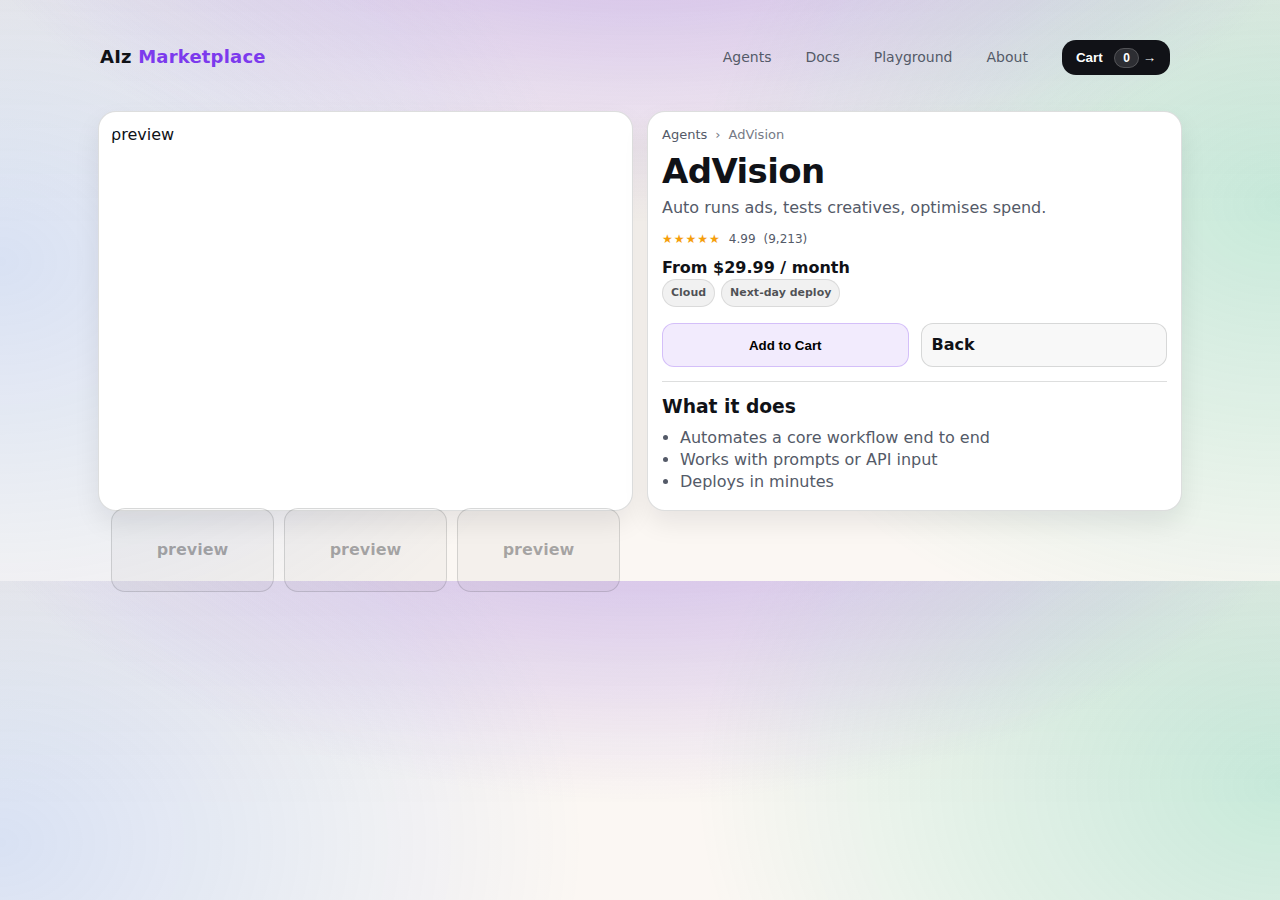
<file: agent.html>
<!doctype html>
<html lang="en">
<head>
  <meta charset="utf-8" />
  <meta name="viewport" content="width=device-width,initial-scale=1" />
  <title>Agent • AIz Marketplace</title>
  <link rel="stylesheet" href="styles.css" />
  <script defer src="app.js"></script>
</head>

<body>
  <div class="wrap">
    <div class="topbar">
      <a class="brand" href="index.html">AIz <span>Marketplace</span></a>
      <div class="nav">
        <a href="agents.html">Agents</a>
        <a href="docs.html">Docs</a>
        <a href="playground.html">Playground</a>
        <a href="about.html">About</a>
        <a class="ctaLink" href="cart.html"><button class="cta">Cart <span class="cartCount">0</span> →</button></a>
      </div>
    </div>

    <div class="detail">
      <div class="detailMedia">
        <div class="detailShot">preview</div>
        <div class="detailShots">
          <div class="miniShot">preview</div>
          <div class="miniShot">preview</div>
          <div class="miniShot">preview</div>
        </div>
      </div>

      <div class="detailInfo" id="detailInfo"
        data-sku=""
        data-title=""
        data-price="">
        <div class="crumbs"><a href="agents.html">Agents</a> <span>›</span> <span id="agentName">Agent</span></div>
        <h1 class="detailTitle" id="detailTitle">Agent</h1>
        <p class="detailSub" id="detailSub">Agent description…</p>

        <div class="detailMeta">
          <div class="rating"><span class="stars" id="detailStars">★★★★★</span><span id="detailRating">4.9</span><span id="detailReviews">(1,234)</span></div>
          <div class="detailPrice" id="detailPrice">From $0.00 / month</div>
          <div class="pTags" id="detailTags"></div>
        </div>

        <div class="detailActions">
          <button class="btn primary" data-cta="add_to_cart_detail" id="addBtn">Add to Cart</button>
          <a class="btn" href="agents.html">Back</a>
        </div>

        <div class="detailPanel">
          <h3>What it does</h3>
          <ul>
            <li>Automates a core workflow end to end</li>
            <li>Works with prompts or API input</li>
            <li>Deploys in minutes</li>
          </ul>
        </div>
      </div>
    </div>
  </div>
</body>
</html>
</file>
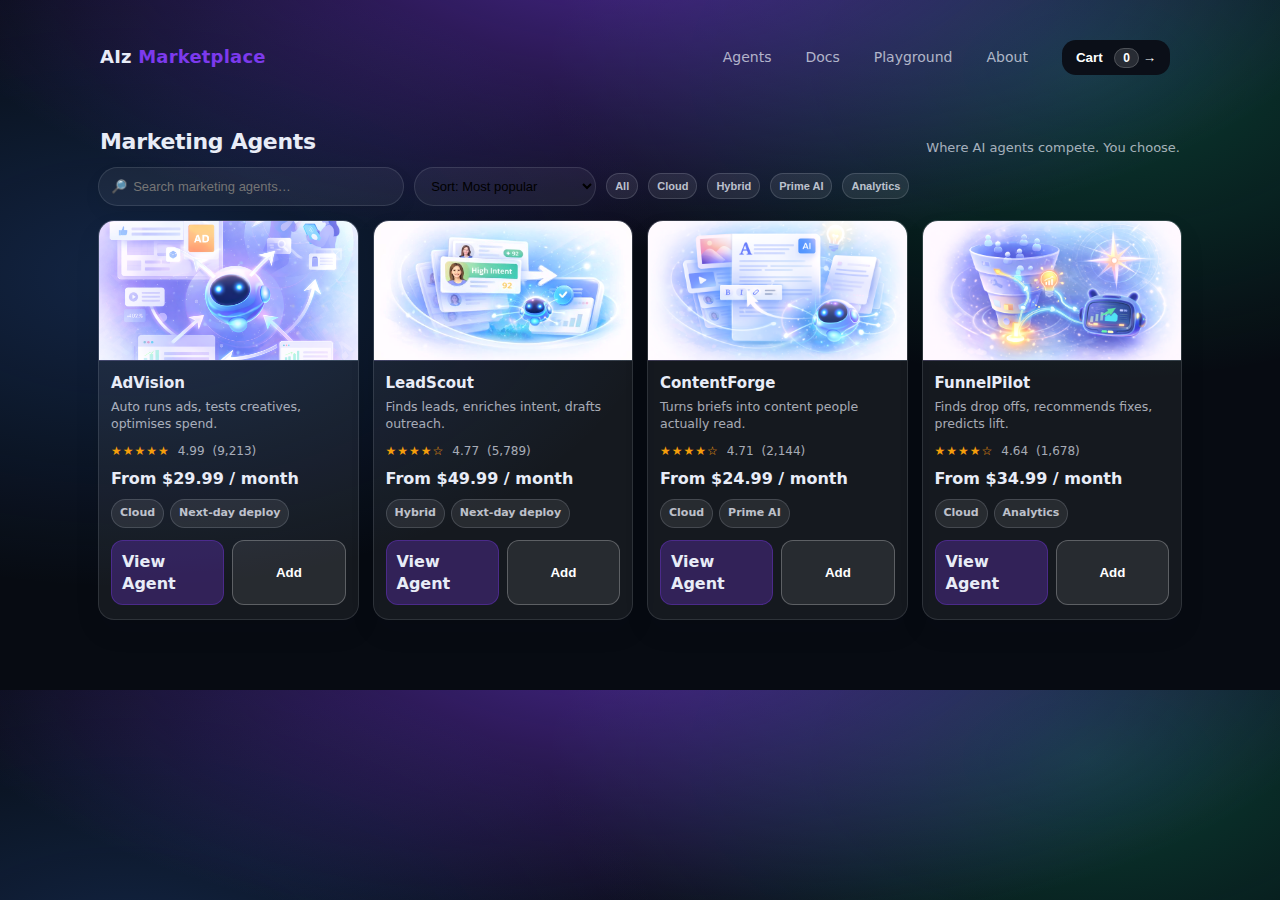
<file: agents.html>
<!doctype html>
<html lang="en">
<head>
  <meta charset="utf-8" />
  <meta name="viewport" content="width=device-width,initial-scale=1" />
  <title>Agents • AIz Marketplace</title>
  <link rel="stylesheet" href="styles.css" />
  <script defer src="app.js"></script>

  <!-- Part 1: Microsoft Clarity (paste your Clarity snippet here later) -->
  <!-- <script>/* CLARITY SNIPPET */</script> -->
</head>

<body class="themeDark">
  <div class="wrap">
    <div class="topbar">
      <a class="brand" href="index.html">AIz <span>Marketplace</span></a>
      <div class="nav">
        <a href="agents.html">Agents</a>
        <a href="docs.html">Docs</a>
        <a href="playground.html">Playground</a>
        <a href="about.html">About</a>
        <a class="ctaLink" href="cart.html"><button class="cta">Cart <span class="cartCount">0</span> →</button></a>
      </div>
    </div>

    <div class="sectionHead">
      <h2>Marketing Agents</h2>
      <div class="hint">Where AI agents compete. You choose.</div>
    </div>

    <div class="filters">
      <div class="pill">🔎 <input id="q" placeholder="Search marketing agents…" /></div>

      <select class="select" id="sort">
        <option value="popular">Sort: Most popular</option>
        <option value="rated">Sort: Highest rated</option>
        <option value="price_asc">Sort: Price (low to high)</option>
      </select>

      <button class="chip chipBtn isActive" data-filter="all">All</button>
      <button class="chip chipBtn" data-filter="cloud">Cloud</button>
      <button class="chip chipBtn" data-filter="hybrid">Hybrid</button>
      <button class="chip chipBtn" data-filter="prime">Prime AI</button>
      <button class="chip chipBtn" data-filter="analytics">Analytics</button>
    </div>

    <div class="grid" id="grid">
      <!-- Card 1 -->
      <div class="product"
        data-title="AdVision"
        data-tags="cloud,next-day"
        data-rating="4.99"
        data-reviews="9213"
        data-price="29.99"
        data-sku="adv-001">
        <div class="thumb">
	    <img
			class="agentImg"
			src="assets/agents/advision.png"
			alt="AdVision AI agent thumbnail"
		/>
		</div>
        <div class="pBody">
          <div class="pTitle">AdVision</div>
          <div class="pDesc">Auto runs ads, tests creatives, optimises spend.</div>
          <div class="rating"><span class="stars">★★★★★</span><span>4.99</span><span>(9,213)</span></div>
          <div class="price">From $29.99 / month</div>
          <div class="pTags"><span class="chip">Cloud</span><span class="chip">Next-day deploy</span></div>
          <div class="pActions">
            <a class="btn primary" href="agent.html?sku=adv-001" data-cta="view_agent">View Agent</a>
            <button class="btn" data-cta="add_to_cart">Add</button>
          </div>
        </div>
      </div>

      <!-- Card 2 -->
      <div class="product"
        data-title="LeadScout"
        data-tags="hybrid,next-day"
        data-rating="4.77"
        data-reviews="5789"
        data-price="49.99"
        data-sku="lds-002">
        <div class="thumb">
		  <img
			class="agentImg"
			src="assets/agents/leadscout.png"
			alt="LeadScout AI agent thumbnail"
		  />
		</div>
        <div class="pBody">
          <div class="pTitle">LeadScout</div>
          <div class="pDesc">Finds leads, enriches intent, drafts outreach.</div>
          <div class="rating"><span class="stars">★★★★☆</span><span>4.77</span><span>(5,789)</span></div>
          <div class="price">From $49.99 / month</div>
          <div class="pTags"><span class="chip">Hybrid</span><span class="chip">Next-day deploy</span></div>
          <div class="pActions">
            <a class="btn primary" href="agent.html?sku=lds-002" data-cta="view_agent">View Agent</a>
            <button class="btn" data-cta="add_to_cart">Add</button>
          </div>
        </div>
      </div>

      <!-- Card 3 -->
      <div class="product"
        data-title="ContentForge"
        data-tags="cloud,prime"
        data-rating="4.71"
        data-reviews="2144"
        data-price="24.99"
        data-sku="ctf-003">
        <div class="thumb">
		  <img
			class="agentImg"
			src="assets/agents/contentforge.png"
			alt="ContentForge AI agent thumbnail"
		  />
		</div>
        <div class="pBody">
          <div class="pTitle">ContentForge</div>
          <div class="pDesc">Turns briefs into content people actually read.</div>
          <div class="rating"><span class="stars">★★★★☆</span><span>4.71</span><span>(2,144)</span></div>
          <div class="price">From $24.99 / month</div>
          <div class="pTags"><span class="chip">Cloud</span><span class="chip">Prime AI</span></div>
          <div class="pActions">
            <a class="btn primary" href="agent.html?sku=ctf-003" data-cta="view_agent">View Agent</a>
            <button class="btn" data-cta="add_to_cart">Add</button>
          </div>
        </div>
      </div>

      <!-- Card 4 -->
      <div class="product"
        data-title="FunnelPilot"
        data-tags="cloud,analytics"
        data-rating="4.64"
        data-reviews="1678"
        data-price="34.99"
        data-sku="fnp-004">
        <div class="thumb">
		<img
			class="agentImg"
			src="assets/agents/funnelpilot.png"
			alt="FunnelPilot AI agent thumbnail"
		/>
		</div>
        <div class="pBody">
          <div class="pTitle">FunnelPilot</div>
          <div class="pDesc">Finds drop offs, recommends fixes, predicts lift.</div>
          <div class="rating"><span class="stars">★★★★☆</span><span>4.64</span><span>(1,678)</span></div>
          <div class="price">From $34.99 / month</div>
          <div class="pTags"><span class="chip">Cloud</span><span class="chip">Analytics</span></div>
          <div class="pActions">
            <a class="btn primary" href="agent.html?sku=fnp-004" data-cta="view_agent">View Agent</a>
            <button class="btn" data-cta="add_to_cart">Add</button>
          </div>
        </div>
      </div>

    </div>
  </div>
</body>
</html>
</file>
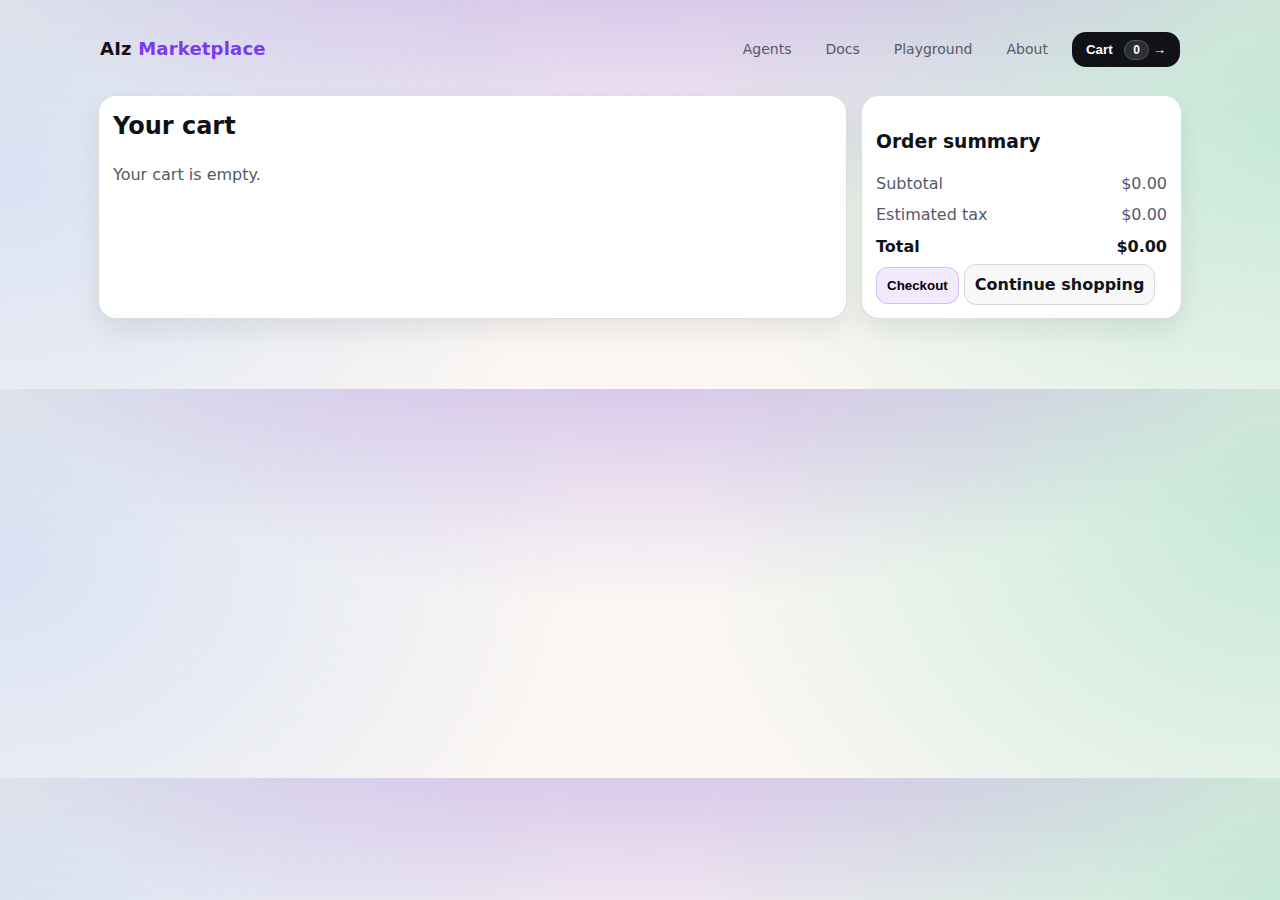
<file: cart.html>
<!doctype html>
<html lang="en">
<head>
  <meta charset="utf-8" />
  <meta name="viewport" content="width=device-width,initial-scale=1" />
  <title>Cart • AIz Marketplace</title>
  <link rel="stylesheet" href="styles.css" />
  <script defer src="app.js"></script>
</head>

<body>
  <div class="wrap">
    <div class="topbar">
      <a class="brand" href="index.html">AIz <span>Marketplace</span></a>
      <div class="nav">
        <a href="agents.html">Agents</a>
        <a href="docs.html">Docs</a>
        <a href="playground.html">Playground</a>
        <a href="about.html">About</a>
        <button class="cta">Cart <span class="cartCount">0</span> →</button>
      </div>
    </div>

    <div class="cartGrid">
      <div class="cartBox">
        <h2 class="cartTitle">Your cart</h2>
        <div id="cartItems" class="cartItems"></div>
        <div class="cartEmpty" id="cartEmpty">Your cart is empty.</div>
      </div>

      <div class="summaryBox">
        <h3>Order summary</h3>
        <div class="sumRow"><span>Subtotal</span><span id="sumSubtotal">$0.00</span></div>
        <div class="sumRow"><span>Estimated tax</span><span id="sumTax">$0.00</span></div>
        <div class="sumRow total"><span>Total</span><span id="sumTotal">$0.00</span></div>
        <button class="btn primary" data-cta="begin_checkout">Checkout</button>
        <a class="btn" href="agents.html">Continue shopping</a>
      </div>
    </div>
  </div>
</body>
</html>
</file>
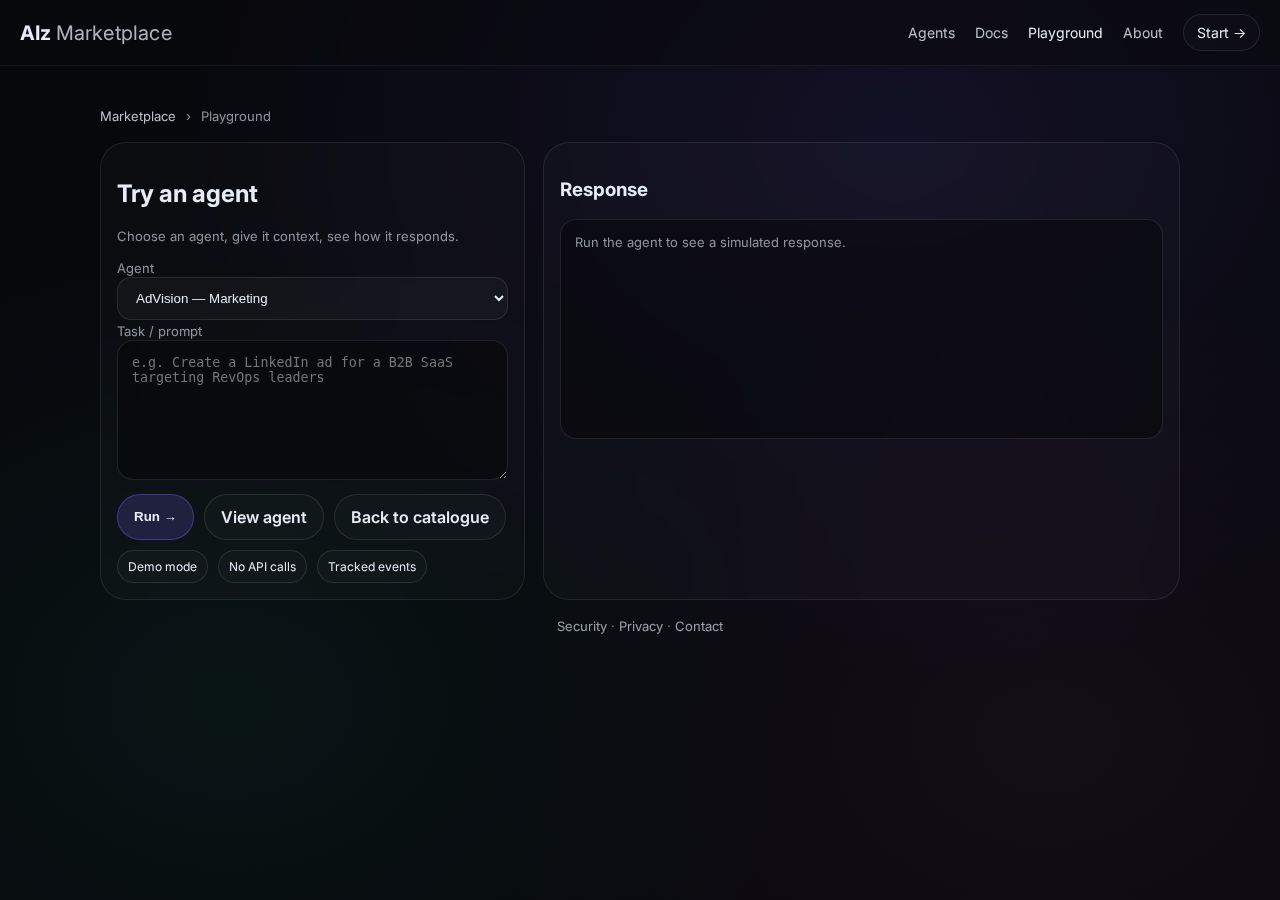
<file: playground.html>
<!doctype html>
<html lang="en">
<head>
  <meta charset="utf-8"/>
  <meta name="viewport" content="width=device-width, initial-scale=1"/>
  <title>AIz Marketplace — Playground</title>

  <link rel="preconnect" href="https://fonts.googleapis.com">
  <link rel="preconnect" href="https://fonts.gstatic.com" crossorigin>
  <link href="https://fonts.googleapis.com/css2?family=Inter:wght@400;500;600;700&display=swap" rel="stylesheet">
  <link rel="stylesheet" href="css/styles.css"/>

  <!-- GTM -->
  <script>
    (function(w,d,s,l,i){w[l]=w[l]||[];w[l].push({'gtm.start':new Date().getTime(),event:'gtm.js'});
    var f=d.getElementsByTagName(s)[0],j=d.createElement(s),dl=l!='dataLayer'?'&l='+l:'';
    j.async=true;j.src='https://www.googletagmanager.com/gtm.js?id='+i+dl;f.parentNode.insertBefore(j,f);
    })(window,document,'script','dataLayer','GTM-XXXXXXX');
  </script>

  <!-- Clarity -->
  <script>
    (function(c,l,a,r,i,t,y){c[a]=c[a]||function(){(c[a].q=c[a].q||[]).push(arguments)};
    t=l.createElement(r);t.async=1;t.src="https://www.clarity.ms/tag/"+i;
    y=l.getElementsByTagName(r)[0];y.parentNode.insertBefore(t,y);})
    (window,document,"clarity","script","CLARITY_PROJECT_ID");
  </script>

  <style>
    .pgWrap{margin-top:18px; display:grid; grid-template-columns: 0.8fr 1.2fr; gap:18px;}
    .panel{border-radius:26px;border:1px solid rgba(255,255,255,.09);background:rgba(255,255,255,.02);backdrop-filter:blur(14px);padding:16px;}
    .crumbs{display:flex;gap:10px;align-items:center;color:rgba(230,237,247,.6);font-size:13px;margin-top:14px}
    .crumbs a{color:rgba(230,237,247,.8)}
    .sel{width:100%;padding:12px 14px;border-radius:14px;background:rgba(255,255,255,.03);border:1px solid rgba(255,255,255,.1);color:#e6edf7}
    .ta{width:100%;min-height:140px;padding:14px;border-radius:16px;background:rgba(0,0,0,.35);border:1px solid rgba(255,255,255,.1);color:#e6edf7}
    .row{display:flex;gap:10px;flex-wrap:wrap}
    .chip{font-size:12px;padding:8px 10px;border-radius:999px;border:1px solid rgba(255,255,255,.1);background:rgba(255,255,255,.02)}
    .resp{min-height:220px;border-radius:16px;background:rgba(0,0,0,.35);border:1px solid rgba(255,255,255,.1);padding:14px}
    .muted{color:rgba(230,237,247,.6);font-size:13px}
    @media(max-width:980px){.pgWrap{grid-template-columns:1fr}}
  </style>
</head>

<body>
<noscript><iframe src="https://www.googletagmanager.com/ns.html?id=GTM-XXXXXXX"
height="0" width="0" style="display:none;visibility:hidden"></iframe></noscript>

<canvas id="stars"></canvas>

<header class="topbar">
  <div class="brand">AIz<span>Marketplace</span></div>
  <nav class="navlinks">
    <a href="index.html">Agents</a>
    <a href="agent.html?id=advision">Docs</a>
    <a href="playground.html" class="active">Playground</a>
    <a href="#about">About</a>
    <a href="#start" class="cta">Start →</a>
  </nav>
</header>

<main class="container">
  <div class="crumbs">
    <a href="index.html">Marketplace</a><span>›</span><span>Playground</span>
  </div>

  <section class="pgWrap">
    <!-- LEFT -->
    <div class="panel">
      <h2>Try an agent</h2>
      <p class="muted">Choose an agent, give it context, see how it responds.</p>

      <label class="muted">Agent</label>
      <select id="agentSel" class="sel"></select>

      <label class="muted" style="margin-top:10px">Task / prompt</label>
      <textarea id="prompt" class="ta" placeholder="e.g. Create a LinkedIn ad for a B2B SaaS targeting RevOps leaders"></textarea>

      <div class="row" style="margin-top:10px">
        <button id="runBtn" class="btn primary">Run →</button>
        <a href="agent.html?id=advision" class="btn">View agent</a>
        <a href="index.html" class="btn">Back to catalogue</a>
      </div>

      <div class="row" style="margin-top:10px">
        <span class="chip">Demo mode</span>
        <span class="chip">No API calls</span>
        <span class="chip">Tracked events</span>
      </div>
    </div>

    <!-- RIGHT -->
    <div class="panel">
      <h3>Response</h3>
      <div id="response" class="resp muted">Run the agent to see a simulated response.</div>
    </div>
  </section>

  <footer class="footer" style="margin-top:18px">
    <a href="#">Security</a> · <a href="#">Privacy</a> · <a href="#">Contact</a>
  </footer>
</main>

<script>
  const qs=new URLSearchParams(location.search);
  const preset=qs.get("id");

  function pushEvent(event,params={}){window.dataLayer=window.dataLayer||[];window.dataLayer.push({event,...params});}

  async function init(){
    const res=await fetch("data/agents.json",{cache:"no-cache"});
    const agents=await res.json();
    const sel=document.getElementById("agentSel");
    agents.forEach(a=>{
      const o=document.createElement("option");
      o.value=a.id;o.textContent=`${a.name} — ${a.category}`;
      sel.appendChild(o);
    });
    if(preset){sel.value=preset}

    pushEvent("playground_view",{});
  }

  document.getElementById("runBtn").onclick=()=>{
    const agent=document.getElementById("agentSel").value;
    const prompt=document.getElementById("prompt").value.trim();
    const out=document.getElementById("response");

    out.textContent="Thinking…";
    setTimeout(()=>{
      out.innerHTML=
        `<strong>Simulated output</strong><br><br>
        This agent analysed your prompt and generated a tailored response.
        In production, this would call the agent API and stream results here.`;
      pushEvent("playground_run",{agent_id:agent,has_prompt:!!prompt});
    },900);
  };

  init();
</script>
</body>
</html>
</file>
<file: styles.css>
:root{
  --bg:#fbf7f3;
  --ink:#101217;
  --muted:#545a68;

  --card:#ffffff;
  --line:rgba(16,18,23,.14);
  --shadow: 0 16px 34px rgba(16,18,23,.10);
  --radius:18px;

  --accent:#7c3aed;
  --mint:#10b981;
  --blue:#3b82f6;
  --amber:#f59e0b;

  --pill:#111217;
  --chip:rgba(16,18,23,.06);
}

*{box-sizing:border-box}
body{
  margin:0;
  font-family: ui-sans-serif, system-ui, -apple-system, Segoe UI, Roboto, Arial;
  background:
  /* top glow (AI / orchestration) */
  radial-gradient(
    1200px 700px at 50% -200px,
    rgba(124, 58, 237, 0.38),
    transparent 60%
  ),

  /* right cool wash (engineering / analytics) */
  radial-gradient(
    900px 700px at 100% 35%,
    rgba(16, 185, 129, 0.22),
    transparent 65%
  ),

  /* left cool wash (data / infra) */
  radial-gradient(
    900px 700px at 0% 45%,
    rgba(59, 130, 246, 0.18),
    transparent 65%
  ),

  /* subtle depth from bottom */
  linear-gradient(
    to bottom,
    rgba(16, 18, 23, 0.04),
    transparent 40%
  ),

  var(--bg);
  color: var(--ink);
  line-height:1.35;
}
a{color:inherit;text-decoration:none}

.wrap{max-width:1120px;margin:0 auto;padding:26px 18px 70px}
.topbar{
  display:flex;align-items:center;justify-content:space-between;
  padding: 6px 2px 18px;
}
.brand{font-weight:900;letter-spacing:.2px;font-size:18px}
.brand span{color:var(--accent)}
.nav{display:flex;gap:14px;align-items:center;color:var(--muted);font-size:14px}
.nav a{padding:8px 10px;border-radius:12px}
.nav a:hover{background:rgba(16,18,23,.06)}
.cta{
  background:var(--pill);color:#fff;border:0;
  padding:10px 14px;border-radius:14px;font-weight:800;cursor:pointer;
}

/* HERO */
.hero{
  background: #f6e6dc;
  border: 2px solid rgba(16,18,23,.10);
  border-radius: 26px;
  padding: 24px;
  box-shadow: 0 14px 30px rgba(16,18,23,.08);
}
.heroGrid{display:grid;grid-template-columns:1.1fr .9fr;gap:18px;align-items:center}
.hTitle{font-size:54px;line-height:1.02;margin:0 0 10px;letter-spacing:-1px}
.hSub{margin:0 0 16px;color:var(--muted);font-size:16px;max-width:60ch}
.promptRow{display:flex;gap:10px;align-items:center;flex-wrap:wrap}
.prompt{
  flex:1 1 340px;background:#fff;border:2px solid rgba(16,18,23,.28);
  border-radius:16px;padding:12px 12px;display:flex;gap:10px;align-items:center;
  box-shadow: 0 10px 24px rgba(16,18,23,.08);
}
.prompt input{width:100%;border:0;outline:none;font-size:14px}
.try{background:var(--ink);color:#fff;border:0;padding:12px 14px;border-radius:16px;font-weight:900;cursor:pointer}

/* FAN CARDS (FIXED) */
.fan{
  position:relative;
  height: 250px;
  margin-top: 10px;
  isolation:isolate;
}
.fanCard{
  position:absolute;
  width: 220px;
  height: 230px;
  background: var(--card);
  border: 2px solid rgba(16,18,23,.14);
  border-radius: 22px;
  box-shadow: var(--shadow);
  padding: 14px;
  overflow: hidden;
}
.badge{
  display:inline-flex;align-items:center;gap:8px;
  padding:8px 10px;border-radius:999px;
  border:2px solid rgba(16,18,23,.12);
  background: rgba(16,18,23,.03);
  font-size:12px;font-weight:900;
}
.dot{width:10px;height:10px;border-radius:999px}

.fanText{
  position: relative;
  z-index: 5; /* always above overlaps */
  -webkit-font-smoothing: antialiased;
  text-rendering: geometricPrecision;
}
.fanText::before{
  content:"";
  position:absolute;
  left:-8px; right:-8px;
  top:-6px; height: 86px;
  border-radius: 16px;
  background: rgba(255,255,255,.92);
  border: 1px solid rgba(16,18,23,.08);
  box-shadow: 0 10px 24px rgba(16,18,23,.08);
  z-index:-1;
}
.fanCard h4{margin:12px 0 6px;font-size:18px;letter-spacing:-.2px}
.fanCard p{margin:0;color:var(--muted);font-size:13px}

/* prevent long text from colliding */
.fanCard h4, .fanCard p{
  white-space: nowrap;
  overflow: hidden;
  text-overflow: ellipsis;
}

.preview{
  margin-top: 12px;
  border-radius: 16px;
  border:2px solid rgba(16,18,23,.08);
  height: 130px;
  display:flex;align-items:center;justify-content:center;
  color: rgba(16,18,23,.35);
  font-weight:900;
}

/* spread fan so text zones don't overlap */
.f1{left: 0px;   top: 34px; z-index:1}
.f2{left: 140px; top: 10px; z-index:2}
.f3{left: 280px; top: 34px; z-index:3}
.f4{left: 420px; top: 58px; z-index:4}

/* CATALOGUE (Amazon-like grid) */
.sectionHead{
  margin: 26px 2px 10px;
  display:flex;align-items:end;justify-content:space-between;gap:10px;
}
.sectionHead h2{margin:0;font-size:22px;letter-spacing:-.3px}
.sectionHead .hint{color:var(--muted);font-size:13px}

.filters{
  margin: 10px 0 14px;
  display:flex;flex-wrap:wrap;gap:10px;align-items:center;
}
.pill{
  background: rgba(255,255,255,.6);
  border: 1px solid var(--line);
  padding: 10px 12px;
  border-radius: 999px;
  box-shadow: 0 8px 18px rgba(16,18,23,.06);
  font-size:13px;
}
.pill input{border:0;outline:none;background:transparent;width:260px;font-size:13px}
.select{
  border:1px solid var(--line);
  background: rgba(255,255,255,.6);
  padding:10px 12px;border-radius:999px;
  font-size:13px;
}

.grid{
  display:grid;
  grid-template-columns: repeat(4, 1fr);
  gap: 14px;
}
.product{
  background: #fff;
  border: 1px solid var(--line);
  border-radius: 16px;
  box-shadow: 0 12px 26px rgba(16,18,23,.08);
  overflow:hidden;
  transition: transform .15s ease, box-shadow .15s ease;
}
.product:hover{
  transform: translateY(-2px);
  box-shadow: 0 18px 34px rgba(16,18,23,.12);
}
.thumb{
  height: 140px;
  background: linear-gradient(135deg, rgba(124,58,237,.12), rgba(16,185,129,.10));
  display:flex;align-items:center;justify-content:center;
  border-bottom: 1px solid var(--line);
}
.thumb .miniOrb{
  width: 70px;height:70px;border-radius:18px;
  background: rgba(16,18,23,.06);
  border: 1px solid rgba(16,18,23,.12);
}
.pBody{padding:12px 12px 14px}
.pTitle{font-weight:900;margin:0 0 6px;font-size:15px}
.pDesc{margin:0 0 10px;color:var(--muted);font-size:12.5px;min-height:34px}
.rating{display:flex;gap:8px;align-items:center;color:var(--muted);font-size:12px;margin-bottom:8px}
.stars{color:#f59e0b;letter-spacing:1px}
.price{font-weight:900;margin: 6px 0 10px}
.pTags{display:flex;flex-wrap:wrap;gap:6px;margin-bottom:12px}
.chip{
  font-size:11px;
  padding:6px 8px;
  border-radius:999px;
  background: var(--chip);
  border: 1px solid rgba(16,18,23,.10);
  color: rgba(16,18,23,.72);
  font-weight:700;
}
.pActions{display:flex;gap:8px}
.btn{
  flex:1;
  border-radius:12px;
  padding:10px 10px;
  border: 1px solid rgba(16,18,23,.14);
  background: rgba(16,18,23,.03);
  font-weight:800;
  cursor:pointer;
}
.btn.primary{
  background: rgba(124,58,237,.10);
  border-color: rgba(124,58,237,.25);
}

@media (max-width: 1060px){ .grid{grid-template-columns:repeat(3,1fr)} }
@media (max-width: 820px){
  .heroGrid{grid-template-columns:1fr}
  .fan{height: 280px}
  .grid{grid-template-columns:repeat(2,1fr)}
  .hTitle{font-size:42px}
  .pill input{width:180px}
}
@media (max-width: 520px){
  .grid{grid-template-columns:1fr}
  .fan{height: 300px}
}

/* ===== Fan loop (spotlight one card at a time) =====
   IMPORTANT CHANGE: remove blur/filter from the whole card so text stays sharp.
*/
.fanLoop .fanCard{
  transform-origin: 50% 85%;
  will-change: transform;
  animation: fanSpotlight 12s infinite ease-in-out;
}

/* Stagger each card so it takes a turn */
.fanLoop .f1{ animation-delay: 0s; }
.fanLoop .f2{ animation-delay: 3s; }
.fanLoop .f3{ animation-delay: 6s; }
.fanLoop .f4{ animation-delay: 9s; }

@keyframes fanSpotlight{
  0%   { transform: translateY(0) scale(.98) rotate(var(--r,0deg)); z-index: 1; }
  10%  { transform: translateY(-8px) scale(1.03) rotate(var(--r,0deg)); z-index: 10; }
  25%  { transform: translateY(-8px) scale(1.03) rotate(var(--r,0deg)); z-index: 10; }
  35%  { transform: translateY(0) scale(.98) rotate(var(--r,0deg)); z-index: 1; }
  100% { transform: translateY(0) scale(.98) rotate(var(--r,0deg)); z-index: 1; }
}

/* give each card its own base rotation via CSS variables */
.f1{ --r: -11deg; }
.f2{ --r: -3deg; }
.f3{ --r: 7deg; }
.f4{ --r: 13deg; }

/* Optional: make the “active” one feel clickable */
.fanLoop .fanCard:hover{
  animation-play-state: paused;
  transform: translateY(-10px) scale(1.05) rotate(var(--r,0deg));
  z-index: 20;
}

/* ===== Agents filters buttons ===== */
.chipBtn{cursor:pointer}
.chipBtn.isActive{
  background: rgba(124,58,237,.12);
  border-color: rgba(124,58,237,.25);
}

/* ===== Detail page ===== */
.detail{
  display:grid;
  grid-template-columns: 1fr 1fr;
  gap:14px;
  margin-top: 10px;
}
.detailMedia{
  background: var(--card);
  border:1px solid var(--line);
  border-radius: 18px;
  padding:12px;
  box-shadow: 0 12px 26px rgba(16,18,23,.08);
}
/* ===== FIX: Agent preview fills entire media pane ===== */

.detailShot {
  height: 100%;
  min-height: 280px;
  padding: 0;
  border-radius: 16px;
  overflow: hidden;
  display: block;
}
.detailShots{display:grid;grid-template-columns:repeat(3,1fr);gap:10px;margin-top:10px}
.miniShot{
  height: 84px;border-radius: 14px;border:1px solid var(--line);
  display:flex;align-items:center;justify-content:center;
  color: rgba(16,18,23,.35);font-weight:900;background: rgba(16,18,23,.03);
}
.detailInfo{
  background: var(--card);
  border:1px solid var(--line);
  border-radius: 18px;
  padding:14px;
  box-shadow: 0 12px 26px rgba(16,18,23,.08);
}
.crumbs{color:var(--muted);font-size:13px;display:flex;gap:8px;align-items:center}
.crumbs span{opacity:.8}
.detailTitle{margin:10px 0 8px;font-size:34px;letter-spacing:-.6px;line-height:1.05}
.detailSub{margin:0 0 12px;color:var(--muted)}
.detailPrice{font-weight:900;margin:10px 0 0}
.detailActions{display:flex;gap:10px;margin-top:12px}
.detailPanel{
  margin-top:14px;
  border-top:1px solid var(--line);
  padding-top:12px;
}
.detailPanel h3{margin:0 0 8px}
.detailPanel ul{margin:0;padding-left:18px;color:var(--muted)}

/* ===== Cart ===== */
.cartGrid{
  display:grid;
  grid-template-columns: 1.4fr .6fr;
  gap:14px;
  margin-top: 10px;
}
.cartBox, .summaryBox{
  background: var(--card);
  border:1px solid var(--line);
  border-radius: 18px;
  padding:14px;
  box-shadow: 0 12px 26px rgba(16,18,23,.08);
}
.cartTitle{margin:0 0 12px}
.cartItems{display:flex;flex-direction:column;gap:10px}
.cartItem{
  display:flex;align-items:center;justify-content:space-between;gap:10px;
  border:1px solid var(--line);
  border-radius: 16px;
  padding:12px;
}
.cartItemLeft{display:flex;gap:10px;align-items:center}
.cartThumb{
  width:54px;height:54px;border-radius:14px;
  background: rgba(16,18,23,.06);
  border:1px solid rgba(16,18,23,.12);
}
.cartName{font-weight:900}
.cartSku{color:var(--muted);font-size:12px}
.cartItemRight{display:flex;gap:12px;align-items:center}
.qty{display:flex;gap:8px;align-items:center}
.qtyBtn{
  width:32px;height:32px;border-radius:10px;
  border:1px solid rgba(16,18,23,.14);
  background: rgba(16,18,23,.03);
  font-weight:900;cursor:pointer;
}
.qtyNum{min-width:18px;text-align:center;font-weight:900}
.cartPrice{font-weight:900;min-width:92px;text-align:right}
.linkBtn{
  border:0;background:transparent;cursor:pointer;
  color: rgba(16,18,23,.65);font-weight:800;
}
.cartEmpty{color:var(--muted);padding:10px 0}
.sumRow{display:flex;justify-content:space-between;margin:10px 0;color:var(--muted)}
.sumRow.total{color:var(--ink);font-weight:900}
@media (max-width: 900px){
  .detail{grid-template-columns:1fr}
  .cartGrid{grid-template-columns:1fr}
}
/* ===== Dark theme: Cart items ===== */
body.themeDark .cartItem{
  background: rgba(255,255,255,.06);
  border-color: rgba(232,236,247,.14);
}

body.themeDark .cartName{
  color: rgba(232,236,247,.95);
}

body.themeDark .cartSku{
  color: rgba(232,236,247,.60);
}

body.themeDark .cartPrice{
  color: rgba(232,236,247,.95);
}
body.themeDark .qtyBtn{
  background: rgba(255,255,255,.08);
  border-color: rgba(232,236,247,.18);
  color: rgba(232,236,247,.95);
}
body.themeDark .qtyBtn:hover{
  background: rgba(255,255,255,.14);
}
body.themeDark .linkBtn{
  color: rgba(232,236,247,.65);
}

body.themeDark .linkBtn:hover{
  color: rgba(232,236,247,.95);
  text-decoration: underline;
}
body.themeDark .summaryBox .btn{
  background: rgba(255,255,255,.08);
  border-color: rgba(232,236,247,.18);
  color: rgba(232,236,247,.95);
}

body.themeDark .summaryBox .btn.primary{
  background: rgba(124,58,237,.32);
  border-color: rgba(124,58,237,.45);
}

body.themeDark .summaryBox .btn.primary:hover{
  background: rgba(124,58,237,.42);
}

/* === Agent thumbnail image === */
.thumb {
  position: relative;
  overflow: hidden;
}
.agentImg {
  width: 100%;
  height: 100%;
  object-fit: cover;
  display: block;

  /* optional polish */
  transform: scale(1.03);
  filter: saturate(1.05) contrast(1.02);
}

/* hero fan-card preview image: subtle, cropped, not shouty */
.fanCard .preview { overflow: hidden; }
.fanPreviewImg{
  width: 100%;
  height: 100%;
  object-fit: cover;
  object-position: 50% 35%;
  transform: scale(1.10);
  filter: saturate(0.95) contrast(0.95) brightness(1.05);
  opacity: 0.85;
  display: block;
  border-radius: 16px;
}
/* ===== Dark mode theme (no redesign) ===== */
body.dark{
  --bg:#0b0f17;
  --ink:#eef2ff;
  --muted:rgba(238,242,255,.72);

  --card:rgba(255,255,255,.06);
  --line:rgba(255,255,255,.10);
  --shadow: 0 18px 40px rgba(0,0,0,.45);

  --pill:#0f172a;
  --chip:rgba(255,255,255,.06);
}

/* Make inputs/controls readable in dark */
body.dark .prompt,
body.dark .pill,
body.dark .select{
  background: rgba(255,255,255,.06);
  border-color: rgba(255,255,255,.16);
  box-shadow: 0 10px 24px rgba(0,0,0,.35);
}
body.dark .prompt input,
body.dark .pill input{
  color: var(--ink);
}
body.dark .prompt input::placeholder,
body.dark .pill input::placeholder{
  color: rgba(238,242,255,.55);
}

/* Hero background tweak so it doesn’t look muddy */
body.dark .hero{
  background: rgba(255,255,255,.06);
  border-color: rgba(255,255,255,.14);
}

/* Fan text white panel becomes dark glass */
body.dark .fanText::before{
  background: rgba(10,14,22,.72);
  border-color: rgba(255,255,255,.10);
  box-shadow: 0 10px 24px rgba(0,0,0,.45);
}

/* Buttons */
body.dark .btn{
  background: rgba(255,255,255,.06);
  border-color: rgba(255,255,255,.12);
}
body.dark .btn.primary{
  background: rgba(124,58,237,.22);
  border-color: rgba(124,58,237,.35);
}
/* Dark mode: product cards */
body.dark .product,
body.dark .detailMedia,
body.dark .detailInfo,
body.dark .cartBox,
body.dark .summaryBox{
  background: rgba(255,255,255,.07);
  border-color: rgba(255,255,255,.12);
  box-shadow: 0 18px 40px rgba(0,0,0,.45);
}
body.dark .pDesc,
body.dark .rating,
body.dark .sectionHead .hint{
  color: rgba(238,242,255,.72);
}
body.dark .pTitle,
body.dark .price{
  color: rgba(238,242,255,.95);
}
/* Dark mode: chips + filters */
body.dark .chip,
body.dark .pill,
body.dark .select{
  background: rgba(255,255,255,.08);
  border-color: rgba(255,255,255,.14);
  color: rgba(238,242,255,.80);
}
body.dark .chip{ font-weight: 800; }
/* Dark mode: inputs */
body.dark input,
body.dark select{
  color: rgba(238,242,255,.95);
  caret-color: rgba(238,242,255,.95);
}
body.dark input::placeholder{
  color: rgba(238,242,255,.55);
}
/* Dark mode: hero glass */
body.dark .hero{
  background: rgba(255,255,255,.05);
  border-color: rgba(255,255,255,.10);
  box-shadow: 0 22px 60px rgba(0,0,0,.55);
  backdrop-filter: blur(10px);
}
/* Dark mode: fan cards */
body.dark .fanCard{
  background: rgba(255,255,255,.06);
  border-color: rgba(255,255,255,.12);
}
body.dark .fanText::before{
  background: rgba(10,14,22,.82);
  border-color: rgba(255,255,255,.10);
}
body.dark .fanCard h4{ color: rgba(238,242,255,.95); }
body.dark .fanCard p{ color: rgba(238,242,255,.70); }
body.dark .prompt{
  background: rgba(255,255,255,.06);
  border-color: rgba(255,255,255,.18);
}
body.dark .prompt input{
  color: rgba(238,242,255,.92);
}
body.dark .prompt input::placeholder{
  color: rgba(238,242,255,.55);
}
body.dark .try{
  background: rgba(255,255,255,.10);
  border: 1px solid rgba(255,255,255,.16);
  color: rgba(238,242,255,.92);
}
body.dark .try:hover{
  background: rgba(124,58,237,.22);
  border-color: rgba(124,58,237,.35);
}
body.dark .agentImg{
  filter: saturate(1.02) contrast(1.02) brightness(0.92);
}
body.dark .btn{
  background: rgba(255,255,255,.06);
  border-color: rgba(255,255,255,.14);
  color: rgba(238,242,255,.88);
}
body.dark .btn:hover{
  background: rgba(255,255,255,.10);
}
body.dark .fanLoop .fanCard{
  filter: blur(0px) saturate(1.02);
}
body.dark .prompt{
  background: rgba(255,255,255,.07);
  border-color: rgba(255,255,255,.18);
}
body.dark .prompt:focus-within{
  border-color: rgba(124,58,237,.55);
  box-shadow: 0 0 0 4px rgba(124,58,237,.18);
}
body.dark .prompt input{
  color: rgba(238,242,255,.92);
}
body.dark .prompt input::placeholder{
  color: rgba(238,242,255,.55);
}
body.dark .try{
  background: rgba(124,58,237,.30);
  border: 1px solid rgba(124,58,237,.45);
  color: rgba(238,242,255,.95);
}
body.dark .try:hover{
  background: rgba(124,58,237,.40);
}
body.dark .product{
  box-shadow: 0 18px 44px rgba(0,0,0,.55);
}
body.dark .product:hover{
  box-shadow: 0 22px 56px rgba(0,0,0,.65);
}
/* ===== DARK MODE HERO INPUT FIX ===== */

body.dark .prompt{
  background: rgba(255,255,255,0.08);
  border: 1px solid rgba(255,255,255,0.22);
  box-shadow: inset 0 0 0 1px rgba(255,255,255,0.04);
}

body.dark .prompt input{
  background: transparent;
  color: #eef2ff;               /* bright readable text */
  font-weight: 500;
}

body.dark .prompt input::placeholder{
  color: rgba(238,242,255,0.55); /* visible but subtle */
  font-weight: 500;
}

/* focus state */
body.dark .prompt:focus-within{
  border-color: rgba(124,58,237,0.6);
  box-shadow:
    0 0 0 3px rgba(124,58,237,0.25),
    inset 0 0 0 1px rgba(255,255,255,0.06);
}
/* ===== Theme: Dark (opt-in via <body class="themeDark">) ===== */
body.themeDark{
  --bg:#070b12;
  --ink:#e8ecf7;
  --muted:rgba(232,236,247,.70);

  --card:rgba(255,255,255,.07);
  --line:rgba(232,236,247,.14);
  --shadow: 0 22px 54px rgba(0,0,0,.55);

  --pill:#0b0f18;
  --chip:rgba(255,255,255,.10);
}

body.themeDark{
  background:
    radial-gradient(1200px 520px at 50% -10%, rgba(124,58,237,.55), transparent 62%),
    radial-gradient(900px 520px at 85% 10%, rgba(16,185,129,.28), transparent 60%),
    radial-gradient(900px 520px at 10% 40%, rgba(59,130,246,.22), transparent 60%),
    linear-gradient(180deg, rgba(7,11,18,1) 0%, rgba(7,11,18,1) 100%);
}

/* Dark mode polish */
body.themeDark .hero{
  background: rgba(255,255,255,.05);
  border-color: rgba(232,236,247,.12);
  box-shadow: 0 22px 54px rgba(0,0,0,.55);
}

body.themeDark .nav{color: rgba(232,236,247,.72);}
body.themeDark .nav a:hover{background: rgba(255,255,255,.06);}

body.themeDark .prompt,
body.themeDark .pill,
body.themeDark .select{
  background: rgba(255,255,255,.05);
  border-color: rgba(232,236,247,.12);
}

body.themeDark .prompt input{color: var(--ink); background: transparent;}
body.themeDark .prompt input::placeholder{color: rgba(232,236,247,.45);}

body.themeDark .product{
  background: rgba(255,255,255,.06);
  border-color: rgba(232,236,247,.12);
}

body.themeDark .badge{
  background: rgba(255,255,255,.05);
  border-color: rgba(232,236,247,.14);
}

body.themeDark .fanText::before{
  background: rgba(10,14,22,.78);
  border-color: rgba(232,236,247,.10);
}

body.themeDark .btn{background: rgba(255,255,255,.06); border-color: rgba(232,236,247,.14);}
body.themeDark .btn.primary{background: rgba(124,58,237,.22); border-color: rgba(124,58,237,.30);}

body.themeDark .pDesc,
body.themeDark .rating,
body.themeDark .hint,
body.themeDark .crumbs,
body.themeDark .detailSub,
body.themeDark .detailPanel ul,
body.themeDark .sumRow{color: rgba(232,236,247,.70);}

body.themeDark .detailShot,
body.themeDark .miniShot{
  background: rgba(255,255,255,.05);
  color: rgba(232,236,247,.45);
  border-color: rgba(232,236,247,.12);
}
/* ===== Agent page polish (Dark theme) ===== */

/* Make the big preview area look intentional (not a dead block) */
body.themeDark .detailMedia{
  background: rgba(255,255,255,.06);
  border: 1px solid rgba(232,236,247,.14);
  box-shadow: 0 22px 54px rgba(0,0,0,.55);
}

body.themeDark .detailShot{
  background:
    radial-gradient(900px 360px at 50% 0%, rgba(124,58,237,.22), transparent 62%),
    radial-gradient(700px 360px at 90% 40%, rgba(16,185,129,.16), transparent 60%),
    rgba(255,255,255,.04);
  border: 1px solid rgba(232,236,247,.12);
  color: rgba(232,236,247,.38);
}

/* Chips/tags fix (Cloud, Next-day deploy etc.) */
body.themeDark .chip{
  background: rgba(255,255,255,.08);
  border-color: rgba(232,236,247,.16);
  color: rgba(232,236,247,.78);
}

/* Also apply to any chips inside detail area explicitly */
body.themeDark .detailInfo .chip{
  background: rgba(255,255,255,.08);
  border-color: rgba(232,236,247,.16);
  color: rgba(232,236,247,.78);
}

/* Optional: make the primary button pop a bit more */
body.themeDark .btn.primary{
  background: rgba(124,58,237,.28);
  border-color: rgba(124,58,237,.34);
}
body.themeDark .btn.primary:hover{
  background: rgba(124,58,237,.34);
}
/* ===== Agent preview image ===== */

.agentPreviewImg{
  width: 100%;
  height: 100%;
  object-fit: cover;
  border-radius: 16px;
  display: block;
}

/* Dark theme polish for agent media */
body.themeDark .detailMedia{
  background: rgba(255,255,255,.06);
  border: 1px solid rgba(232,236,247,.14);
  box-shadow: 0 22px 54px rgba(0,0,0,.55);
}

body.themeDark .detailShot{
  padding: 14px;
  background:
    radial-gradient(900px 360px at 50% 0%, rgba(124,58,237,.22), transparent 62%),
    radial-gradient(700px 360px at 90% 40%, rgba(16,185,129,.16), transparent 60%),
    rgba(255,255,255,.04);
  border: 1px solid rgba(232,236,247,.12);
}
/* ===== FIX: Agent page action buttons visibility ===== */

.detailActions {
  display: flex;
  gap: 12px;
  margin-top: 16px;
}

body.themeDark .detailActions .btn {
  background: rgba(255,255,255,.08);
  border-color: rgba(232,236,247,.18);
  color: rgba(232,236,247,.95);
}

body.themeDark .detailActions .btn:hover {
  background: rgba(255,255,255,.14);
}

body.themeDark .detailActions .btn.primary {
  background: rgba(124,58,237,.32);
  border-color: rgba(124,58,237,.45);
  color: #fff;
}

body.themeDark .detailActions .btn.primary:hover {
  background: rgba(124,58,237,.42);
}
.cartThumb img{
  width: 100%;
  height: 100%;
  object-fit: cover;
  border-radius: 14px;
  display: block;
}
.cta .cartCount{
  margin-left: 8px;
  padding: 2px 8px;
  border-radius: 999px;
  background: rgba(255,255,255,.12);
  border: 1px solid rgba(255,255,255,.18);
  font-weight: 800;
  font-size: 12px;
}
/* Make ADD buttons visible in dark mode */
.themeDark .btn.add,
.themeDark .product .btn:not(.primary) {
  background: rgba(255,255,255,0.08);
  color: #ffffff;
  border: 1px solid rgba(255,255,255,0.25);
  font-weight: 600;
}

/* Hover state */
.themeDark .btn.add:hover,
.themeDark .product .btn:not(.primary):hover {
  background: rgba(124,77,255,0.15);
  border-color: rgba(124,77,255,0.6);
  color: #ffffff;
  box-shadow: 0 0 0 1px rgba(124,77,255,0.35);
}

/* Active / click feedback */
.themeDark .btn.add:active {
  transform: translateY(1px);
}
</file>
<file: css/styles.css>
:root{
  --bg:#07080C;
  --surface:rgba(255,255,255,0.035);
  --surface2:rgba(255,255,255,0.05);
  --border:rgba(255,255,255,0.09);
  --text:#E6EDF7;
  --muted:#9AA8BA;
  --accent:#7C5CFF;
  --radius:20px;
  --radius2:26px;
}

*{box-sizing:border-box}
html,body{height:100%}

body{
  margin:0;
  font-family:Inter, system-ui, -apple-system, Segoe UI, Roboto, Arial;
  color:var(--text);
  background:
    radial-gradient(1200px 900px at 70% 15%, rgba(124,92,255,0.10), transparent 60%),
    radial-gradient(900px 700px at 18% 78%, rgba(39,215,166,0.06), transparent 65%),
    radial-gradient(900px 700px at 82% 82%, rgba(255,122,217,0.05), transparent 65%),
    var(--bg);
  overflow-x:hidden;
}

#stars{
  position:fixed;
  inset:0;
  z-index:-1;
}

a{color:inherit;text-decoration:none}
a:hover{opacity:0.92}

.container{
  width:min(1080px, 92vw);
  margin:0 auto;
  padding:28px 0 52px;
}

/* Top bar */
.topbar{
  position:sticky;
  top:0;
  z-index:10;
  backdrop-filter: blur(14px);
  background: rgba(7,8,12,0.50);
  border-bottom:1px solid rgba(255,255,255,0.06);
  display:flex;
  align-items:center;
  justify-content:space-between;
  padding:14px 20px;
}

.brand{
  font-weight:700;
  letter-spacing:0.2px;
  font-size:20px;
}
.brand span{
  font-weight:400;
  opacity:0.75;
  margin-left:4px;
}

.navlinks{
  display:flex;
  gap:20px;
  align-items:center;
}
.navlinks a{
  color:rgba(230,237,247,0.80);
  font-size:14px;
}
.navlinks a.active{color:var(--text)}
.navlinks a.cta{
  color:var(--text);
  padding:9px 13px;
  border:1px solid rgba(255,255,255,0.10);
  background:rgba(255,255,255,0.02);
  border-radius:999px;
}

.icons{display:flex; gap:10px; align-items:center;}
.iconbtn{
  border:1px solid rgba(255,255,255,0.10);
  background:rgba(255,255,255,0.02);
  border-radius:999px;
  padding:8px 10px;
  color:var(--text);
  cursor:pointer;
}
.iconbtn:hover{border-color:rgba(255,255,255,0.16)}
.badge{
  margin-left:6px;
  display:inline-flex;
  min-width:18px;
  height:18px;
  padding:0 6px;
  align-items:center;
  justify-content:center;
  font-size:12px;
  border-radius:999px;
  background:rgba(124,92,255,0.25);
  border:1px solid rgba(124,92,255,0.45);
}

/* Hero */
.hero h1{
  margin:26px 0 10px;
  font-size:52px;
  line-height:1.05;
  letter-spacing:-0.8px;
}
.hero h1 span{opacity:0.9}
.hero p{
  margin:0 0 18px;
  color:rgba(230,237,247,0.68);
  font-size:16px;
}

.searchrow{
  display:flex;
  gap:14px;
  align-items:center;
  flex-wrap:wrap;
}

.searchbox{
  flex:1;
  display:flex;
  align-items:center;
  gap:10px;
  padding:13px 14px;
  border-radius:999px;
  background:rgba(255,255,255,0.02);
  border:1px solid rgba(255,255,255,0.09);
  backdrop-filter: blur(10px);
  min-width:280px;
}
.searchbox:focus-within{
  border-color: rgba(124,92,255,0.55);
  box-shadow: 0 0 0 4px rgba(124,92,255,0.08);
}
.searchicon{opacity:0.8; font-size:18px; margin-left:6px}
.searchbox input{
  width:100%;
  border:none;
  outline:none;
  background:transparent;
  color:var(--text);
  font-size:15px;
}
.searchbox input::placeholder{color:rgba(154,168,186,0.72)}

.searchbox .go{
  border:none;
  cursor:pointer;
  padding:9px 14px;
  border-radius:999px;
  color:var(--text);
  background: rgba(124,92,255,0.22);
  border:1px solid rgba(124,92,255,0.42);
}
.searchbox .go:hover{
  background: rgba(124,92,255,0.28);
}

.sort{
  display:flex; gap:10px; align-items:center;
  padding:10px 14px;
  border-radius:999px;
  background:rgba(255,255,255,0.02);
  border:1px solid rgba(255,255,255,0.09);
}
.sort label{font-size:13px; color:rgba(230,237,247,0.65)}
.sort select{
  background:transparent;
  color:var(--text);
  border:none;
  outline:none;
}

/* Filters */
.pillrow{
  margin:14px 0 8px;
  display:flex;
  gap:10px;
  flex-wrap:wrap;
}
.pill{
  font-size:13px;
  padding:10px 12px;
  border-radius:999px;
  border:1px solid rgba(255,255,255,0.09);
  background:rgba(255,255,255,0.02);
  cursor:pointer;
  color:rgba(230,237,247,0.78);
}
.pill.active{
  border-color: rgba(124,92,255,0.55);
  background: rgba(124,92,255,0.12);
  color:rgba(230,237,247,0.90);
}

/* Tabs */
.tabs{
  margin-top:10px;
  display:flex;
  gap:18px;
  align-items:center;
  flex-wrap:wrap;
}
.tab{
  background:transparent;
  border:none;
  padding:8px 0;
  font-size:14px;
  color:rgba(230,237,247,0.72);
  cursor:pointer;
  position:relative;
}
.tab.active{color:var(--text)}
.tab.active::after{
  content:"";
  position:absolute;
  left:0;
  right:0;
  bottom:-8px;
  height:3px;
  border-radius:99px;
  background:linear-gradient(90deg, rgba(124,92,255,0.0), rgba(124,92,255,0.75), rgba(124,92,255,0.0));
}

.resultsmeta{
  margin:18px 0 12px;
  color:rgba(230,237,247,0.62);
  font-size:13px;
}

/* Catalogue */
.catalog{
  display:flex;
  flex-direction:column;
  gap:16px;
}

/* CALM cards: less glow, more spacing */
.card{
  display:grid;
  grid-template-columns: 190px 1fr 210px;
  gap:16px;
  align-items:center;
  padding:18px;
  border-radius: var(--radius2);
  background: rgba(255,255,255,0.02);
  border:1px solid rgba(255,255,255,0.09);
  backdrop-filter: blur(14px);
  position:relative;
  overflow:hidden;
}

.card:hover{
  border-color: rgba(124,92,255,0.22);
  background: rgba(255,255,255,0.025);
}

/* subtle hover glow only */
.card:hover::before{
  content:"";
  position:absolute;
  inset:-80px -120px auto auto;
  width:260px;
  height:260px;
  background: radial-gradient(circle at 30% 30%, rgba(124,92,255,0.18), transparent 60%);
  filter: blur(10px);
  opacity:0.9;
  pointer-events:none;
}

.visual{
  width:190px;
  height:140px;
  border-radius:22px;
  border:1px solid rgba(255,255,255,0.10);
  background:rgba(255,255,255,0.015);
  overflow:hidden;
  position:relative;
}
.visual img{
  width:100%;
  height:100%;
  object-fit:cover;
  display:block;
}

/* keep badge only once (top-left) */
.tag{
  position:absolute;
  top:10px;
  left:10px;
  font-size:12px;
  padding:6px 10px;
  border-radius:999px;
  border:1px solid rgba(124,92,255,0.45);
  background: rgba(124,92,255,0.14);
  color:rgba(230,237,247,0.92);
}

.info h3{
  margin:0;
  font-size:26px;
  letter-spacing:-0.3px;
}
.info .tagline{
  margin:6px 0 12px;
  color:rgba(230,237,247,0.70);
  font-size:15px;
  line-height:1.5;
}

.rating{
  display:flex; align-items:center; gap:10px;
  margin:8px 0 6px;
  color:rgba(230,237,247,0.76);
}
.stars{letter-spacing:2px;color:#F6D36B;}

.price{
  font-size:18px;
  margin:0;
}
.price span{
  color:rgba(230,237,247,0.62);
  font-size:14px;
}

.badgerow{
  display:flex;
  gap:10px;
  margin-top:10px;
  flex-wrap:wrap;
}
.smallpill{
  font-size:12px;
  padding:7px 10px;
  border-radius:999px;
  border:1px solid rgba(255,255,255,0.09);
  background:rgba(255,255,255,0.015);
  color:rgba(230,237,247,0.72);
}
.smallpill.accent{
  border-color: rgba(124,92,255,0.38);
  background: rgba(124,92,255,0.10);
}

.ctaCol{
  display:flex;
  flex-direction:column;
  gap:10px;
  align-items:flex-end;
}

.btn{
  display:inline-flex;
  align-items:center;
  justify-content:center;
  padding:12px 16px;
  border-radius:999px;
  border:1px solid rgba(255,255,255,0.10);
  background:rgba(255,255,255,0.02);
  color:var(--text);
  font-weight:600;
  cursor:pointer;
}
.btn:hover{border-color:rgba(255,255,255,0.16)}
.btn.primary{
  border-color: rgba(124,92,255,0.42);
  background: rgba(124,92,255,0.18);
}

.footercta{
  margin:26px 0 0;
  padding:22px 18px;
  border-radius: var(--radius2);
  border:1px solid rgba(255,255,255,0.09);
  background:rgba(255,255,255,0.02);
  text-align:center;
}
.footercta p{margin:0 0 14px;color:rgba(230,237,247,0.75)}
.footercta-actions{display:flex;gap:12px;justify-content:center;flex-wrap:wrap}

.footer{
  margin-top:18px;
  text-align:center;
  color:rgba(230,237,247,0.50);
  font-size:13px;
}
.footer a{color:rgba(230,237,247,0.65)}

@media (max-width: 980px){
  .card{grid-template-columns: 160px 1fr; grid-template-rows:auto auto;}
  .ctaCol{grid-column:1/-1;align-items:flex-start}
  .ctaCol .btn{width:100%}
}
</file>
